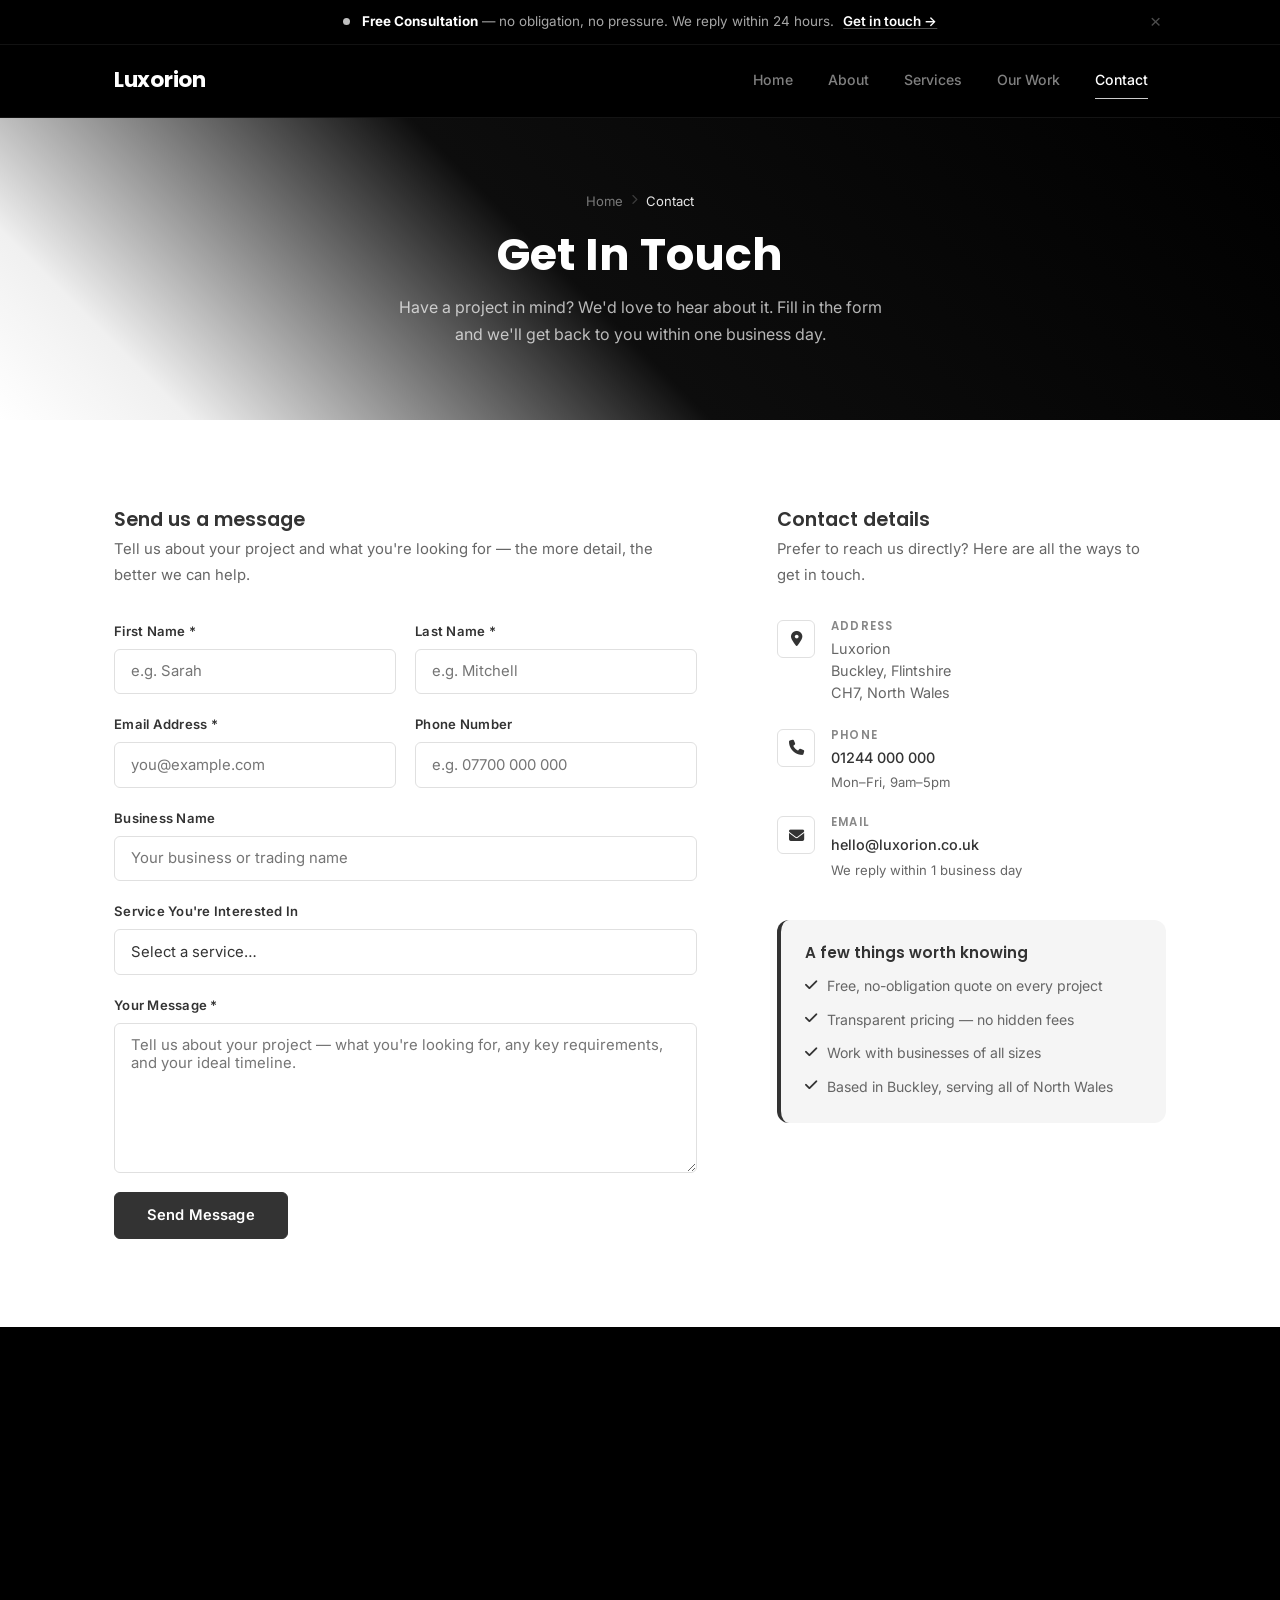
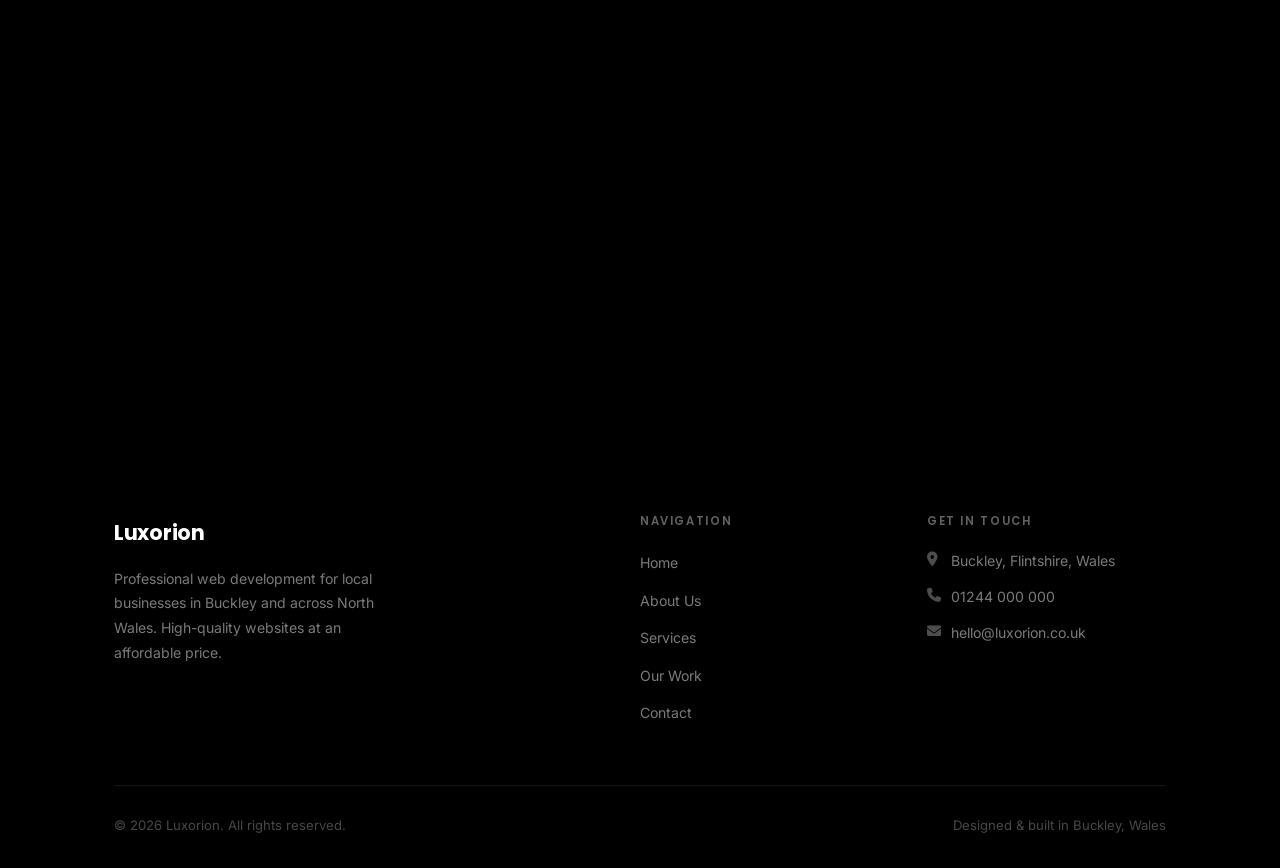
<file: contact.html>
<!DOCTYPE html>
<html lang="en">
<head>
  <meta charset="UTF-8" />
  <meta name="viewport" content="width=device-width, initial-scale=1.0" />
  <title>Contact Us — Luxorion Web Development</title>
  <meta name="description" content="Get in touch with Luxorion for a free, no-obligation web development quote. Based in Buckley, Flintshire, serving businesses across North Wales." />
  <link rel="preconnect" href="https://fonts.googleapis.com" />
  <link rel="preconnect" href="https://fonts.gstatic.com" crossorigin />
  <link href="https://fonts.googleapis.com/css2?family=Inter:wght@400;500;600&family=Poppins:wght@600;700;800&display=swap" rel="stylesheet" />
  <link rel="stylesheet" href="https://cdnjs.cloudflare.com/ajax/libs/font-awesome/6.5.0/css/all.min.css" />
  <link rel="stylesheet" href="styles.css" />
</head>
<body class="page-contact">

  <!-- ── Promo Bar ── -->
  <div class="promo-bar" id="promoBar">
    <div class="promo-inner">
      <span class="promo-pulse"></span>
      <p class="promo-msg" id="promoMsg">
        <strong>Free Consultation</strong> — no obligation, no pressure. We reply within 24 hours.
        <a href="contact.html">Get in touch →</a>
      </p>
      <button class="promo-close" id="promoClose" aria-label="Dismiss banner">&times;</button>
    </div>
  </div>

  <!-- ── Navigation ── -->
  <header class="site-header">
    <div class="nav-inner">
      <a href="index.html" class="nav-logo">Luxor<span>ion</span></a>
      <button class="nav-toggle" aria-label="Toggle navigation menu" aria-expanded="false">
        <i class="fas fa-bars"></i>
      </button>
      <nav class="nav-links" aria-label="Main navigation">
        <a href="index.html">Home</a>
        <a href="about.html">About</a>
        <a href="services.html">Services</a>
        <a href="gallery.html">Our Work</a>
        <a href="contact.html" class="active">Contact</a>
      </nav>
    </div>
  </header>

  <main>

    <!-- ── Page Banner ── -->
    <section class="page-banner">
      <div class="container">
        <nav class="breadcrumb" aria-label="Breadcrumb">
          <a href="index.html">Home</a>
          <i class="fas fa-chevron-right" aria-hidden="true"></i>
          <span>Contact</span>
        </nav>
        <h1>Get In Touch</h1>
        <p>Have a project in mind? We'd love to hear about it. Fill in the form and we'll get back to you within one business day.</p>
      </div>
    </section>

    <!-- ── Contact Section ── -->
    <section class="section contact-section">
      <div class="container">
        <div class="contact-grid">

          <!-- Contact Form -->
          <div class="contact-form-wrap slide-left">
            <h3>Send us a message</h3>
            <p>Tell us about your project and what you're looking for — the more detail, the better we can help.</p>

            <form class="contact-form" id="contactForm" novalidate>

              <div class="form-row">
                <div class="form-group">
                  <label for="firstName">First Name <span style="color: var(--blue);">*</span></label>
                  <input
                    type="text"
                    id="firstName"
                    name="firstName"
                    placeholder="e.g. Sarah"
                    required
                    autocomplete="given-name"
                  />
                </div>
                <div class="form-group">
                  <label for="lastName">Last Name <span style="color: var(--blue);">*</span></label>
                  <input
                    type="text"
                    id="lastName"
                    name="lastName"
                    placeholder="e.g. Mitchell"
                    required
                    autocomplete="family-name"
                  />
                </div>
              </div>

              <div class="form-row">
                <div class="form-group">
                  <label for="email">Email Address <span style="color: var(--blue);">*</span></label>
                  <input
                    type="email"
                    id="email"
                    name="email"
                    placeholder="you@example.com"
                    required
                    autocomplete="email"
                  />
                </div>
                <div class="form-group">
                  <label for="phone">Phone Number</label>
                  <input
                    type="tel"
                    id="phone"
                    name="phone"
                    placeholder="e.g. 07700 000 000"
                    autocomplete="tel"
                  />
                </div>
              </div>

              <div class="form-group">
                <label for="businessName">Business Name</label>
                <input
                  type="text"
                  id="businessName"
                  name="businessName"
                  placeholder="Your business or trading name"
                  autocomplete="organization"
                />
              </div>

              <div class="form-group">
                <label for="service">Service You're Interested In</label>
                <select id="service" name="service">
                  <option value="" disabled selected>Select a service…</option>
                  <option value="website-design">Website Design &amp; Development</option>
                  <option value="ecommerce">E-Commerce Website</option>
                  <option value="seo">SEO Optimisation</option>
                  <option value="maintenance">Website Maintenance &amp; Support</option>
                  <option value="landing-page">Landing Page Design</option>
                  <option value="redesign">Website Redesign &amp; Refresh</option>
                  <option value="other">Not Sure / Something Else</option>
                </select>
              </div>

              <div class="form-group">
                <label for="message">Your Message <span style="color: var(--blue);">*</span></label>
                <textarea
                  id="message"
                  name="message"
                  placeholder="Tell us about your project — what you're looking for, any key requirements, and your ideal timeline."
                  required
                ></textarea>
              </div>

              <button type="submit" class="btn btn-primary" style="align-self: flex-start;">
                Send Message
              </button>

              <div class="form-feedback" id="formFeedback" role="alert">
                <i class="fas fa-check-circle" aria-hidden="true"></i>
                &nbsp; Thank you! We've received your message and will be in touch within one business day.
              </div>

            </form>
          </div>

          <!-- Contact Info Sidebar -->
          <aside class="contact-info-wrap slide-right">
            <h3>Contact details</h3>
            <p>Prefer to reach us directly? Here are all the ways to get in touch.</p>

            <div class="contact-info-items">
              <div class="contact-info-item">
                <div class="contact-info-icon" aria-hidden="true">
                  <i class="fas fa-map-marker-alt"></i>
                </div>
                <div>
                  <h4>Address</h4>
                  <p>Luxorion<br />Buckley, Flintshire<br />CH7, North Wales</p>
                </div>
              </div>

              <div class="contact-info-item">
                <div class="contact-info-icon" aria-hidden="true">
                  <i class="fas fa-phone"></i>
                </div>
                <div>
                  <h4>Phone</h4>
                  <p><a href="tel:01244000000" style="color: var(--blue); font-weight: 500;">01244 000 000</a></p>
                  <p style="font-size: 0.82rem; margin-top: 0.2rem;">Mon–Fri, 9am–5pm</p>
                </div>
              </div>

              <div class="contact-info-item">
                <div class="contact-info-icon" aria-hidden="true">
                  <i class="fas fa-envelope"></i>
                </div>
                <div>
                  <h4>Email</h4>
                  <p><a href="mailto:hello@luxorion.co.uk" style="color: var(--blue); font-weight: 500;">hello@luxorion.co.uk</a></p>
                  <p style="font-size: 0.82rem; margin-top: 0.2rem;">We reply within 1 business day</p>
                </div>
              </div>
            </div>

            <!-- Quick facts box -->
            <div style="
              background: var(--light);
              border-radius: 12px;
              padding: 1.5rem;
              border-left: 4px solid var(--blue);
            ">
              <h4 style="margin-bottom: 0.75rem; color: var(--navy);">A few things worth knowing</h4>
              <ul style="display: flex; flex-direction: column; gap: 0.6rem;">
                <li style="display: flex; align-items: flex-start; gap: 0.6rem; font-size: 0.88rem; color: var(--text-body);">
                  <i class="fas fa-check" style="color: var(--blue); margin-top: 0.2rem; flex-shrink: 0;" aria-hidden="true"></i>
                  Free, no-obligation quote on every project
                </li>
                <li style="display: flex; align-items: flex-start; gap: 0.6rem; font-size: 0.88rem; color: var(--text-body);">
                  <i class="fas fa-check" style="color: var(--blue); margin-top: 0.2rem; flex-shrink: 0;" aria-hidden="true"></i>
                  Transparent pricing — no hidden fees
                </li>
                <li style="display: flex; align-items: flex-start; gap: 0.6rem; font-size: 0.88rem; color: var(--text-body);">
                  <i class="fas fa-check" style="color: var(--blue); margin-top: 0.2rem; flex-shrink: 0;" aria-hidden="true"></i>
                  Work with businesses of all sizes
                </li>
                <li style="display: flex; align-items: flex-start; gap: 0.6rem; font-size: 0.88rem; color: var(--text-body);">
                  <i class="fas fa-check" style="color: var(--blue); margin-top: 0.2rem; flex-shrink: 0;" aria-hidden="true"></i>
                  Based in Buckley, serving all of North Wales
                </li>
              </ul>
            </div>
          </aside>

        </div>
      </div>
    </section>

    <!-- ── Map Section ── -->
    <section class="map-section">
      <div class="container">
        <div class="section-header fade-in" style="margin-bottom: 2rem;">
          <span class="eyebrow">Find Us</span>
          <h2>We're based in Buckley</h2>
          <p>Located in the heart of Flintshire, conveniently placed for clients across North East Wales and the Chester area.</p>
        </div>
        <div class="map-wrapper fade-in">
          <!-- Google Maps embed for Buckley, Flintshire -->
          <iframe
            src="https://www.google.com/maps/embed?pb=!1m18!1m12!1m3!1d19368.45!2d-3.0885!3d53.1736!2m3!1f0!2f0!3f0!3m2!1i1024!2i768!4f13.1!3m3!1m2!1s0x48771dc1a93d1b5b%3A0x630f6e9b1b4e4b4e!2sBuckley%2C%20Flintshire!5e0!3m2!1sen!2suk!4v1699000000000!5m2!1sen!2suk"
            width="100%"
            height="420"
            style="border: none; display: block;"
            allowfullscreen=""
            loading="lazy"
            referrerpolicy="no-referrer-when-downgrade"
            title="Map showing Luxorion's location in Buckley, Flintshire"
          ></iframe>
        </div>
      </div>
    </section>

  </main>

  <!-- ── Footer ── -->
  <footer class="site-footer">
    <div class="container">
      <div class="footer-grid">
        <div class="footer-brand">
          <a href="index.html" class="nav-logo">Luxor<span>ion</span></a>
          <p>Professional web development for local businesses in Buckley and across North Wales. High-quality websites at an affordable price.</p>
        </div>

        <div class="footer-col">
          <h4>Navigation</h4>
          <ul>
            <li><a href="index.html">Home</a></li>
            <li><a href="about.html">About Us</a></li>
            <li><a href="services.html">Services</a></li>
            <li><a href="gallery.html">Our Work</a></li>
            <li><a href="contact.html">Contact</a></li>
          </ul>
        </div>

        <div class="footer-col">
          <h4>Get In Touch</h4>
          <p class="footer-contact-item">
            <i class="fas fa-map-marker-alt" aria-hidden="true"></i>
            Buckley, Flintshire, Wales
          </p>
          <p class="footer-contact-item">
            <i class="fas fa-phone" aria-hidden="true"></i>
            01244 000 000
          </p>
          <p class="footer-contact-item">
            <i class="fas fa-envelope" aria-hidden="true"></i>
            hello@luxorion.co.uk
          </p>
        </div>
      </div>

      <div class="footer-bottom">
        <p>&copy; 2026 Luxorion. All rights reserved.</p>
        <p>Designed &amp; built in Buckley, Wales</p>
      </div>
    </div>
  </footer>

  <script src="main.js"></script>
</body>
</html>
</file>
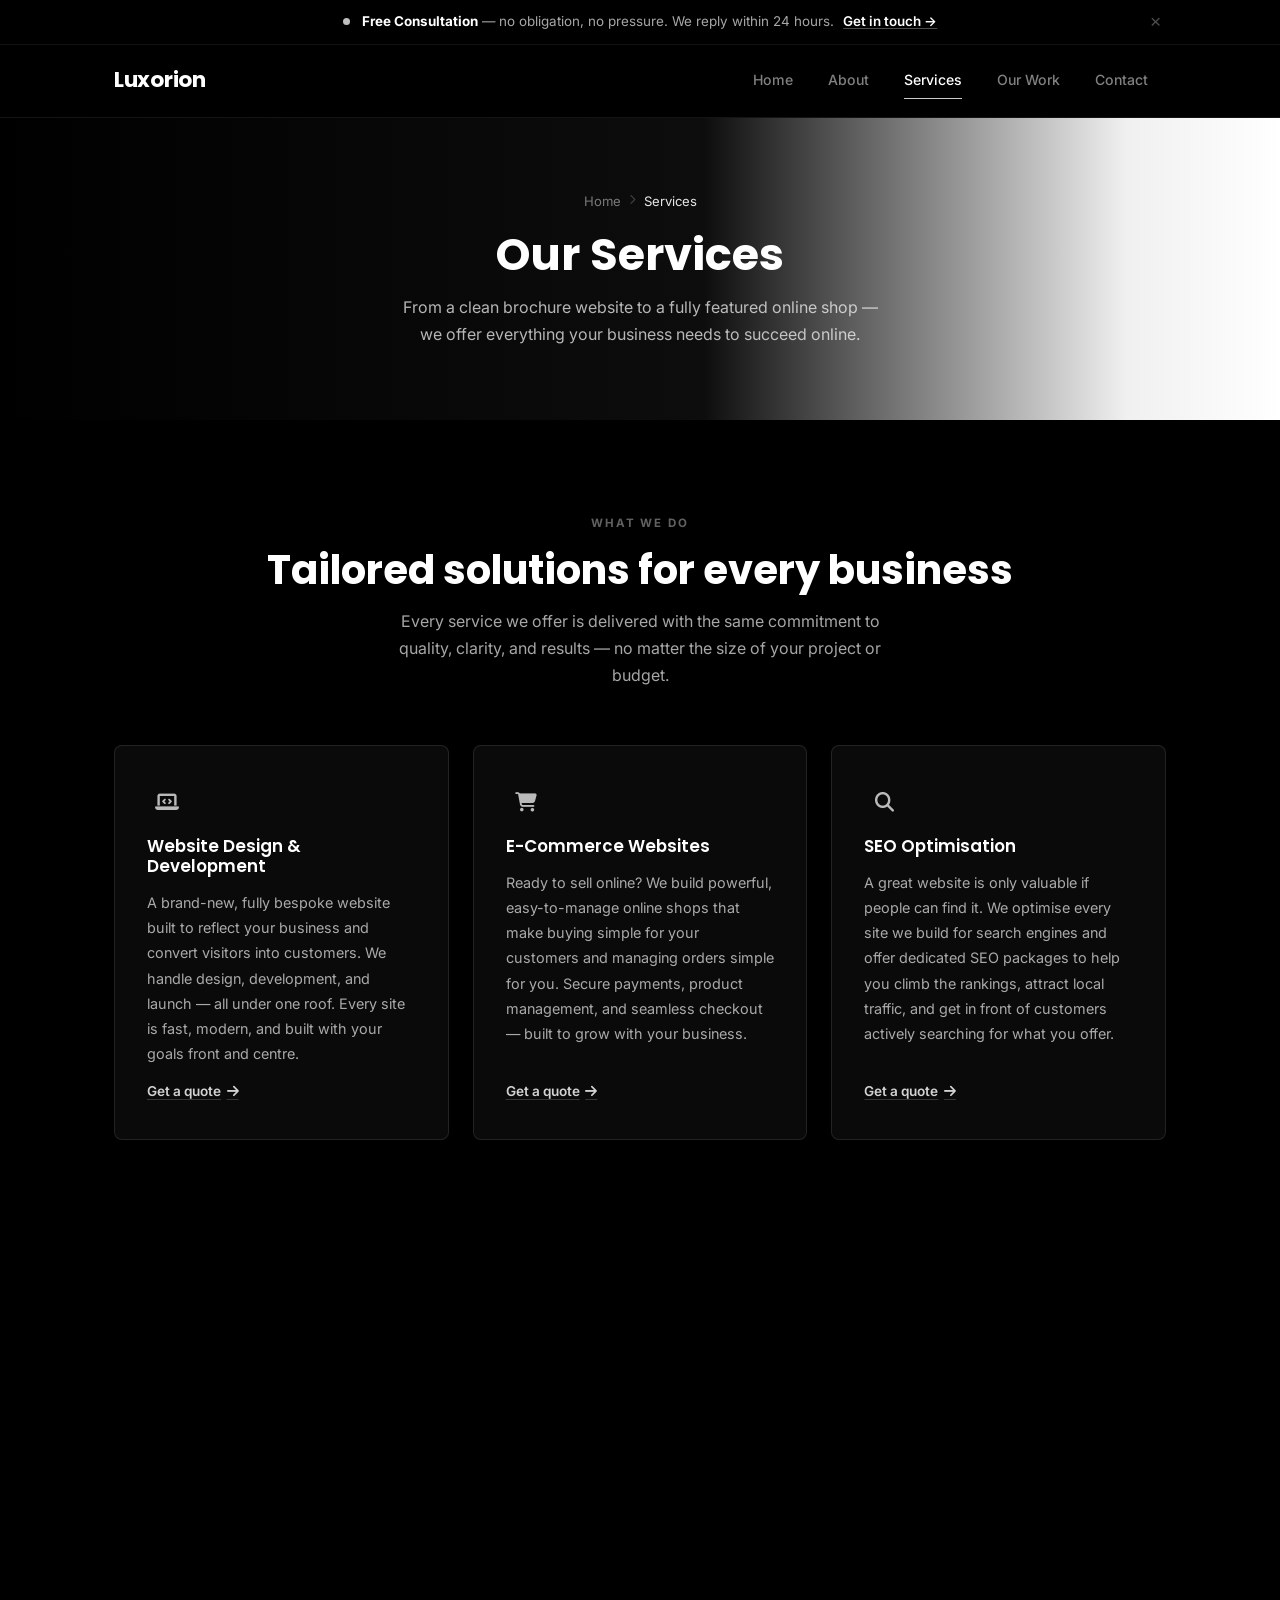
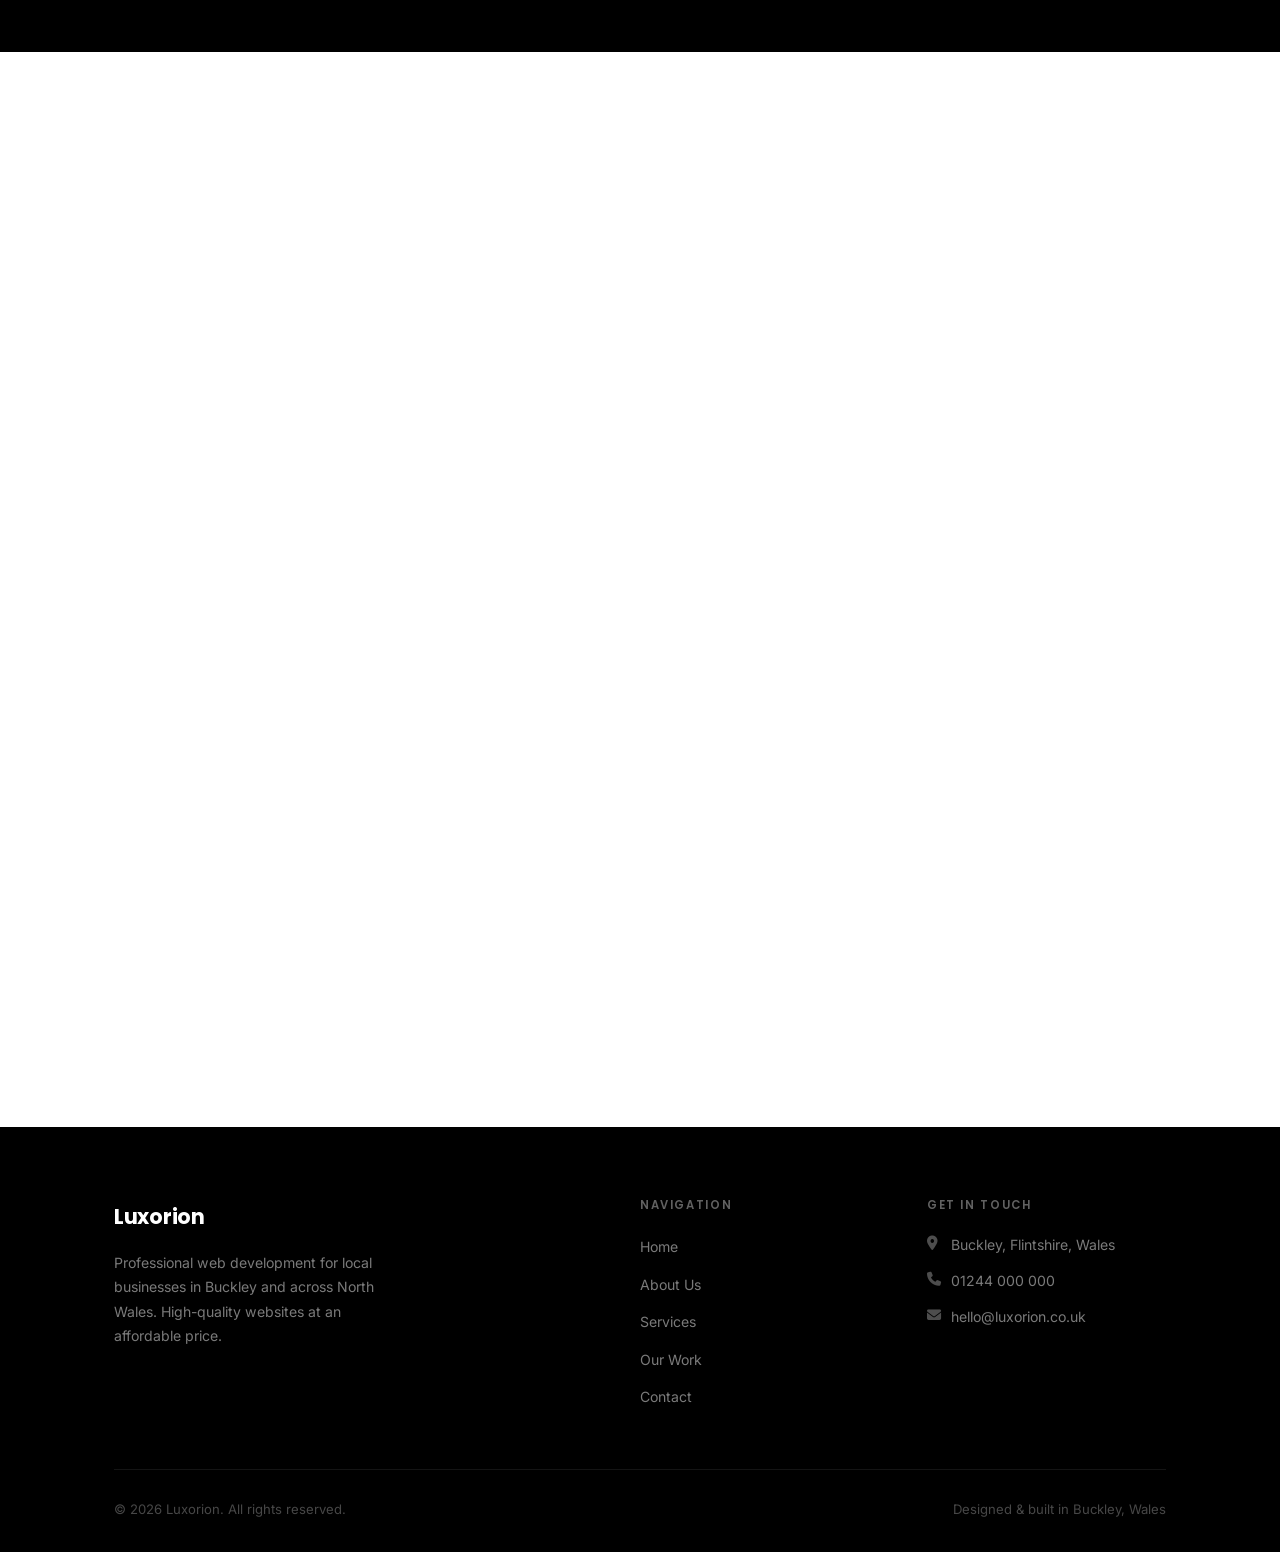
<file: services.html>
<!DOCTYPE html>
<html lang="en">
<head>
  <meta charset="UTF-8" />
  <meta name="viewport" content="width=device-width, initial-scale=1.0" />
  <title>Services — Luxorion Web Development</title>
  <meta name="description" content="Explore Luxorion's web development services — from bespoke website design to e-commerce, SEO, landing pages, and ongoing maintenance." />
  <link rel="preconnect" href="https://fonts.googleapis.com" />
  <link rel="preconnect" href="https://fonts.gstatic.com" crossorigin />
  <link href="https://fonts.googleapis.com/css2?family=Inter:wght@400;500;600&family=Poppins:wght@600;700;800&display=swap" rel="stylesheet" />
  <link rel="stylesheet" href="https://cdnjs.cloudflare.com/ajax/libs/font-awesome/6.5.0/css/all.min.css" />
  <link rel="stylesheet" href="styles.css" />
</head>
<body class="page-services">

  <!-- ── Promo Bar ── -->
  <div class="promo-bar" id="promoBar">
    <div class="promo-inner">
      <span class="promo-pulse"></span>
      <p class="promo-msg" id="promoMsg">
        <strong>Free Consultation</strong> — no obligation, no pressure. We reply within 24 hours.
        <a href="contact.html">Get in touch →</a>
      </p>
      <button class="promo-close" id="promoClose" aria-label="Dismiss banner">&times;</button>
    </div>
  </div>

  <!-- ── Navigation ── -->
  <header class="site-header">
    <div class="nav-inner">
      <a href="index.html" class="nav-logo">Luxor<span>ion</span></a>
      <button class="nav-toggle" aria-label="Toggle navigation menu" aria-expanded="false">
        <i class="fas fa-bars"></i>
      </button>
      <nav class="nav-links" aria-label="Main navigation">
        <a href="index.html">Home</a>
        <a href="about.html">About</a>
        <a href="services.html" class="active">Services</a>
        <a href="gallery.html">Our Work</a>
        <a href="contact.html">Contact</a>
      </nav>
    </div>
  </header>

  <main>

    <!-- ── Page Banner ── -->
    <section class="page-banner">
      <div class="container">
        <nav class="breadcrumb" aria-label="Breadcrumb">
          <a href="index.html">Home</a>
          <i class="fas fa-chevron-right" aria-hidden="true"></i>
          <span>Services</span>
        </nav>
        <h1>Our Services</h1>
        <p>From a clean brochure website to a fully featured online shop — we offer everything your business needs to succeed online.</p>
      </div>
    </section>

    <!-- ── Services Grid ── -->
    <section class="section section-dark">
      <div class="container">
        <div class="section-header fade-in">
          <span class="eyebrow">What We Do</span>
          <h2>Tailored solutions for every business</h2>
          <p>Every service we offer is delivered with the same commitment to quality, clarity, and results — no matter the size of your project or budget.</p>
        </div>

        <div class="services-grid stagger-children">

          <!-- Service 1 -->
          <article class="service-card fade-in">
            <div class="service-icon" aria-hidden="true">
              <i class="fas fa-laptop-code"></i>
            </div>
            <h3>Website Design &amp; Development</h3>
            <p>A brand-new, fully bespoke website built to reflect your business and convert visitors into customers. We handle design, development, and launch — all under one roof. Every site is fast, modern, and built with your goals front and centre.</p>
            <a href="contact.html" class="service-link">
              Get a quote <i class="fas fa-arrow-right" aria-hidden="true"></i>
            </a>
          </article>

          <!-- Service 2 -->
          <article class="service-card fade-in">
            <div class="service-icon" aria-hidden="true">
              <i class="fas fa-shopping-cart"></i>
            </div>
            <h3>E-Commerce Websites</h3>
            <p>Ready to sell online? We build powerful, easy-to-manage online shops that make buying simple for your customers and managing orders simple for you. Secure payments, product management, and seamless checkout — built to grow with your business.</p>
            <a href="contact.html" class="service-link">
              Get a quote <i class="fas fa-arrow-right" aria-hidden="true"></i>
            </a>
          </article>

          <!-- Service 3 -->
          <article class="service-card fade-in">
            <div class="service-icon" aria-hidden="true">
              <i class="fas fa-search"></i>
            </div>
            <h3>SEO Optimisation</h3>
            <p>A great website is only valuable if people can find it. We optimise every site we build for search engines and offer dedicated SEO packages to help you climb the rankings, attract local traffic, and get in front of customers actively searching for what you offer.</p>
            <a href="contact.html" class="service-link">
              Get a quote <i class="fas fa-arrow-right" aria-hidden="true"></i>
            </a>
          </article>

          <!-- Service 4 -->
          <article class="service-card fade-in">
            <div class="service-icon" aria-hidden="true">
              <i class="fas fa-tools"></i>
            </div>
            <h3>Website Maintenance &amp; Support</h3>
            <p>Keep your website secure, fast, and up to date with a Luxorion maintenance plan. We handle software updates, security patches, regular backups, and content changes — so you can focus on running your business, not worrying about your website.</p>
            <a href="contact.html" class="service-link">
              Get a quote <i class="fas fa-arrow-right" aria-hidden="true"></i>
            </a>
          </article>

          <!-- Service 5 -->
          <article class="service-card fade-in">
            <div class="service-icon" aria-hidden="true">
              <i class="fas fa-bullseye"></i>
            </div>
            <h3>Landing Page Design</h3>
            <p>Need to promote a specific product, campaign, or event? A well-crafted landing page focuses attention and drives action. We design high-converting landing pages that are fast to launch, easy to track, and built around a single clear goal.</p>
            <a href="contact.html" class="service-link">
              Get a quote <i class="fas fa-arrow-right" aria-hidden="true"></i>
            </a>
          </article>

          <!-- Service 6 -->
          <article class="service-card fade-in">
            <div class="service-icon" aria-hidden="true">
              <i class="fas fa-sync-alt"></i>
            </div>
            <h3>Website Redesign &amp; Refresh</h3>
            <p>Got an existing website that's looking dated or just isn't performing? We'll audit what you have, identify what's holding it back, and redesign it from the ground up — preserving your SEO value and brand identity while giving your online presence a modern, professional upgrade.</p>
            <a href="contact.html" class="service-link">
              Get a quote <i class="fas fa-arrow-right" aria-hidden="true"></i>
            </a>
          </article>

        </div>
      </div>
    </section>

    <!-- ── Process Section ── -->
    <section class="section">
      <div class="container">
        <div class="section-header fade-in">
          <span class="eyebrow">How It Works</span>
          <h2>Our simple 4-step process</h2>
          <p>We keep things straightforward so you always know what's happening and what comes next.</p>
        </div>

        <div class="highlights-grid stagger-children">
          <article class="highlight-card fade-in">
            <div class="highlight-icon" aria-hidden="true">
              <i class="fas fa-comments"></i>
            </div>
            <h3>1. Discovery Call</h3>
            <p>We start with a free conversation to understand your business, your goals, and what you need from your website. No pressure, no commitment.</p>
          </article>

          <article class="highlight-card fade-in">
            <div class="highlight-icon" aria-hidden="true">
              <i class="fas fa-drafting-compass"></i>
            </div>
            <h3>2. Design &amp; Plan</h3>
            <p>We put together a tailored proposal and design concept for your approval — so you know exactly what you're getting before any development begins.</p>
          </article>

          <article class="highlight-card fade-in">
            <div class="highlight-icon" aria-hidden="true">
              <i class="fas fa-code"></i>
            </div>
            <h3>3. Build &amp; Review</h3>
            <p>We build your site and share it with you for feedback. We refine until you're completely satisfied — your approval is the only sign-off that matters.</p>
          </article>
        </div>
      </div>
    </section>

    <!-- ── Services CTA ── -->
    <section class="services-cta fade-in">
      <div class="container">
        <h2>Ready to get started?</h2>
        <p>Contact us today for a free quote and a no-obligation chat about your project. We'd love to help.</p>
        <a href="contact.html" class="btn btn-primary">Contact Us Today</a>
      </div>
    </section>

  </main>

  <!-- ── Footer ── -->
  <footer class="site-footer">
    <div class="container">
      <div class="footer-grid">
        <div class="footer-brand">
          <a href="index.html" class="nav-logo">Luxor<span>ion</span></a>
          <p>Professional web development for local businesses in Buckley and across North Wales. High-quality websites at an affordable price.</p>
        </div>

        <div class="footer-col">
          <h4>Navigation</h4>
          <ul>
            <li><a href="index.html">Home</a></li>
            <li><a href="about.html">About Us</a></li>
            <li><a href="services.html">Services</a></li>
            <li><a href="gallery.html">Our Work</a></li>
            <li><a href="contact.html">Contact</a></li>
          </ul>
        </div>

        <div class="footer-col">
          <h4>Get In Touch</h4>
          <p class="footer-contact-item">
            <i class="fas fa-map-marker-alt" aria-hidden="true"></i>
            Buckley, Flintshire, Wales
          </p>
          <p class="footer-contact-item">
            <i class="fas fa-phone" aria-hidden="true"></i>
            01244 000 000
          </p>
          <p class="footer-contact-item">
            <i class="fas fa-envelope" aria-hidden="true"></i>
            hello@luxorion.co.uk
          </p>
        </div>
      </div>

      <div class="footer-bottom">
        <p>&copy; 2026 Luxorion. All rights reserved.</p>
        <p>Designed &amp; built in Buckley, Wales</p>
      </div>
    </div>
  </footer>

  <script src="main.js"></script>
</body>
</html>
</file>
<file: styles.css>
/* ============================================
   Luxorion — Shared Stylesheet
   Palette: Black / White / Grey — Minimal
   ============================================ */

/* ── Reset ── */
*, *::before, *::after {
  box-sizing: border-box;
  margin: 0;
  padding: 0;
}

/* ── Variables ── */
:root {
  --navy:       #333333;
  --blue:       #333333;
  --light:      #f5f5f5;   /* off-white section backgrounds  */
  --silver:     #888888;   /* muted/secondary text            */
  --white:      #ffffff;   /* primary background — white      */
  --text-dark:  #333333;   /* primary text — charcoal         */
  --text-body:  #666666;   /* body text — mid-gray            */
  --blue-dark:  #1a1a1a;   /* button hover                   */
  --border:     #e0e0e0;   /* borders — light gray            */
  --shadow-sm:  rgba(0, 0, 0, 0.05);
  --shadow-md:  rgba(0, 0, 0, 0.10);
  --transition: 0.22s ease;
}

html {
  scroll-behavior: smooth;
}

body {
  font-family: 'Inter', sans-serif;
  color: var(--text-dark);
  background: var(--white);
  line-height: 1.7;
  font-size: 16px;
}

img {
  max-width: 100%;
  height: auto;
  display: block;
}

a {
  color: inherit;
  text-decoration: none;
}

ul {
  list-style: none;
}

/* ── Typography ── */
h1, h2, h3, h4 {
  font-family: 'Poppins', sans-serif;
  line-height: 1.2;
  color: var(--text-dark);
}

h1 { font-size: clamp(2.2rem, 5vw, 3.5rem); font-weight: 700; }
h2 { font-size: clamp(1.8rem, 4vw, 2.5rem); font-weight: 700; }
h3 { font-size: 1.2rem; font-weight: 600; }
h4 { font-size: 0.95rem; font-weight: 600; }

p { color: var(--text-body); }


/* ════════════════════════════
   BUTTONS
════════════════════════════ */
.btn {
  display: inline-block;
  padding: 0.85rem 2rem;
  border-radius: 6px;
  font-family: 'Inter', sans-serif;
  font-size: 0.92rem;
  font-weight: 600;
  cursor: pointer;
  transition: all var(--transition);
  border: 1.5px solid transparent;
  text-decoration: none;
  white-space: nowrap;
  letter-spacing: 0.01em;
}

.btn-primary {
  background: var(--text-dark);
  color: var(--white);
  border-color: var(--text-dark);
}
.btn-primary:hover {
  background: #1a1a1a;
  border-color: #1a1a1a;
  transform: translateY(-1px);
}

.btn-outline {
  background: transparent;
  color: var(--text-dark);
  border-color: var(--text-dark);
}
.btn-outline:hover {
  background: var(--text-dark);
  color: var(--white);
  border-color: var(--text-dark);
  transform: translateY(-1px);
}

.btn-outline-navy {
  background: transparent;
  color: var(--text-dark);
  border-color: var(--text-dark);
}
.btn-outline-navy:hover {
  background: var(--text-dark);
  color: var(--white);
  transform: translateY(-1px);
}


/* ════════════════════════════
   LAYOUT UTILITIES
════════════════════════════ */
.container {
  max-width: 1100px;
  margin: 0 auto;
  padding: 0 1.5rem;
}

.section {
  padding: 5.5rem 0;
}

.section-header {
  text-align: center;
  margin-bottom: 3.5rem;
}

.section-header .eyebrow,
.eyebrow {
  display: inline-block;
  font-size: 0.72rem;
  font-weight: 700;
  letter-spacing: 0.16em;
  text-transform: uppercase;
  color: var(--silver);
  margin-bottom: 0.75rem;
}

.section-header h2 {
  margin-bottom: 0.9rem;
}

.section-header p {
  max-width: 520px;
  margin: 0 auto;
  font-size: 1rem;
}


/* ════════════════════════════
   NAVIGATION
════════════════════════════ */
.site-header {
  position: sticky;
  top: 0;
  z-index: 1000;
  background: #000;
  border-bottom: 1px solid rgba(255,255,255,0.08);
}

.nav-inner {
  display: flex;
  align-items: center;
  justify-content: space-between;
  padding: 1.1rem 1.5rem;
  max-width: 1100px;
  margin: 0 auto;
  position: relative;
}

.nav-logo {
  font-family: 'Poppins', sans-serif;
  font-size: 1.35rem;
  font-weight: 700;
  color: var(--text-dark);
  text-decoration: none;
  letter-spacing: -0.3px;
}

/* Remove the blue span tint on the logo */
.nav-logo span {
  color: var(--text-dark);
}

.nav-links {
  display: flex;
  align-items: center;
  gap: 0;
}

.nav-links a {
  color: var(--silver);
  font-size: 0.88rem;
  font-weight: 500;
  text-decoration: none;
  transition: color var(--transition);
  padding: 0.35rem 0;
  margin: 0 1.1rem;
  border-bottom: 1.5px solid transparent;
}

.nav-links a:hover,
.nav-links a.active {
  color: var(--text-dark);
  border-bottom-color: var(--text-dark);
}

.nav-toggle {
  display: none;
  background: none;
  border: none;
  color: var(--text-dark);
  font-size: 1.3rem;
  cursor: pointer;
  padding: 0.25rem;
  line-height: 1;
}


/* ════════════════════════════
   FOOTER
════════════════════════════ */
.site-footer {
  background: #000;
  border-top: none;
  padding: 4.5rem 0 2rem;
}

.footer-grid {
  display: grid;
  grid-template-columns: 2fr 1fr 1fr;
  gap: 3rem;
  margin-bottom: 3rem;
}

.footer-brand .nav-logo {
  font-size: 1.3rem;
  display: inline-block;
  margin-bottom: 1rem;
  color: var(--text-dark);
}

.footer-brand .nav-logo span {
  color: var(--text-dark);
}

.footer-brand p {
  font-size: 0.88rem;
  line-height: 1.75;
  max-width: 280px;
  color: var(--text-body);
}

.footer-col h4 {
  color: var(--text-dark);
  font-family: 'Poppins', sans-serif;
  font-size: 0.72rem;
  font-weight: 600;
  text-transform: uppercase;
  letter-spacing: 0.14em;
  margin-bottom: 1.25rem;
}

.footer-col ul li {
  margin-bottom: 0.65rem;
}

.footer-col ul li a {
  color: var(--silver);
  font-size: 0.88rem;
  text-decoration: none;
  transition: color var(--transition);
}

.footer-col ul li a:hover {
  color: var(--text-dark);
}

.footer-contact-item {
  display: flex;
  align-items: flex-start;
  gap: 0.65rem;
  margin-bottom: 0.75rem;
  color: var(--text-body);
  font-size: 0.88rem;
}

.footer-contact-item i {
  color: var(--silver);
  margin-top: 0.2rem;
  flex-shrink: 0;
  width: 14px;
}

.footer-bottom {
  border-top: 1px solid var(--border);
  padding-top: 1.75rem;
  display: flex;
  align-items: center;
  justify-content: space-between;
  flex-wrap: wrap;
  gap: 0.75rem;
}

.footer-bottom p {
  font-size: 0.82rem;
  color: var(--silver);
  margin: 0;
}


/* ════════════════════════════
   PROMO ANNOUNCEMENT BAR
════════════════════════════ */
.promo-bar {
  background: #000;
  color: rgba(255,255,255,0.75);
  border-bottom: 1px solid rgba(255,255,255,0.07);
  padding: 0.65rem 0;
  position: relative;
  overflow: hidden;
  transition: max-height 0.3s ease, padding 0.3s ease, opacity 0.3s ease;
  max-height: 60px;
}

.promo-bar.promo-hide {
  max-height: 0;
  padding: 0;
  opacity: 0;
}

.promo-inner {
  display: flex;
  align-items: center;
  justify-content: center;
  gap: 0.75rem;
  padding: 0 1.5rem;
  max-width: 1100px;
  margin: 0 auto;
  position: relative;
}

.promo-pulse {
  width: 7px;
  height: 7px;
  border-radius: 50%;
  background: var(--text-dark);
  flex-shrink: 0;
  animation: pulse 1.8s ease infinite;
}

@keyframes pulse {
  0%, 100% { opacity: 1;   transform: scale(1); }
  50%       { opacity: 0.4; transform: scale(1.4); }
}

.promo-msg {
  font-size: 0.84rem;
  color: var(--text-body);
  text-align: center;
  transition: opacity 0.4s ease;
}

.promo-msg strong {
  color: var(--text-dark);
}

.promo-msg a {
  color: var(--text-dark);
  font-weight: 600;
  text-decoration: underline;
  text-underline-offset: 2px;
  margin-left: 0.35rem;
  white-space: nowrap;
}

.promo-msg a:hover {
  opacity: 0.65;
}

.promo-close {
  position: absolute;
  right: 1.5rem;
  background: none;
  border: none;
  color: var(--silver);
  font-size: 1.2rem;
  cursor: pointer;
  line-height: 1;
  padding: 0.1rem 0.3rem;
  transition: color var(--transition);
}

.promo-close:hover {
  color: var(--text-dark);
}


/* ════════════════════════════
   STATS STRIP
════════════════════════════ */
.stats-strip {
  background: linear-gradient(to bottom, #000 0%, #000 70%, #ffffff 100%);
  border-top: none;
  border-bottom: none;
  padding: 2.75rem 0;
}

.stats-grid {
  display: grid;
  grid-template-columns: repeat(4, 1fr);
  gap: 1rem;
  text-align: center;
}

.stat-item {
  padding: 1rem;
}

.stat-value {
  display: flex;
  align-items: baseline;
  justify-content: center;
  gap: 0.1rem;
  margin-bottom: 0.35rem;
}

.stat-number {
  font-family: 'Poppins', sans-serif;
  font-size: 2.6rem;
  font-weight: 800;
  color: var(--text-dark);
  line-height: 1;
}

.stat-suffix {
  font-family: 'Poppins', sans-serif;
  font-size: 1.4rem;
  font-weight: 700;
  color: var(--text-dark);
  line-height: 1;
}

.stat-item p {
  font-size: 0.8rem;
  font-weight: 500;
  text-transform: uppercase;
  letter-spacing: 0.1em;
  color: var(--silver);
}


/* ════════════════════════════
   SCROLL ANIMATIONS
════════════════════════════ */

/* Fade up (default) */
.fade-in {
  opacity: 0;
  transform: translateY(24px);
  transition: opacity 0.65s ease, transform 0.65s ease;
}

.fade-in.visible {
  opacity: 1;
  transform: translateY(0);
}

/* Slide in from left */
.slide-left {
  opacity: 0;
  transform: translateX(-40px);
  transition: opacity 0.7s ease, transform 0.7s ease;
}

.slide-left.visible {
  opacity: 1;
  transform: translateX(0);
}

/* Slide in from right */
.slide-right {
  opacity: 0;
  transform: translateX(40px);
  transition: opacity 0.7s ease, transform 0.7s ease;
}

.slide-right.visible {
  opacity: 1;
  transform: translateX(0);
}

/* Scale in */
.scale-in {
  opacity: 0;
  transform: scale(0.94);
  transition: opacity 0.6s ease, transform 0.6s ease;
}

.scale-in.visible {
  opacity: 1;
  transform: scale(1);
}

/* Hero entrance — CSS animation on page load (no scroll needed) */
@keyframes fadeUp {
  from { opacity: 0; transform: translateY(22px); }
  to   { opacity: 1; transform: translateY(0); }
}

.hero-anim-1 { animation: fadeUp 0.65s ease 0.1s both; }
.hero-anim-2 { animation: fadeUp 0.65s ease 0.3s both; }
.hero-anim-3 { animation: fadeUp 0.65s ease 0.5s both; }
.hero-anim-4 { animation: fadeUp 0.65s ease 0.65s both; }


/* ════════════════════════════
   HOME — HERO
════════════════════════════ */
.hero {
  background: #000000;
  border-bottom: none;
  padding: 7rem 0 6rem;
  text-align: center;
  position: relative;
  overflow: hidden;
}

#moleculeCanvas {
  position: absolute;
  top: 0;
  left: 0;
  width: 100%;
  height: 100%;
  pointer-events: none;
}

.hero .container {
  position: relative;
  z-index: 1;
}

.hero-content {
  max-width: 720px;
  margin: 0 auto;
}

.hero .eyebrow {
  color: rgba(255, 255, 255, 0.55);
  background: transparent;
  border: none;
  padding: 0;
  margin-bottom: 1.5rem;
  letter-spacing: 0.18em;
}

.hero h1 {
  color: #ffffff;
  font-size: clamp(2.6rem, 6vw, 4rem);
  margin-bottom: 1.5rem;
  letter-spacing: -1.5px;
  font-weight: 800;
}

.hero p {
  color: rgba(255, 255, 255, 0.78);
  font-size: 1.05rem;
  max-width: 560px;
  margin: 0 auto 2.5rem;
}

.hero .btn-primary {
  background: #ffffff;
  color: #0a0a0a;
  border-color: #ffffff;
}
.hero .btn-primary:hover {
  background: rgba(255, 255, 255, 0.88);
  border-color: rgba(255, 255, 255, 0.88);
  transform: translateY(-1px);
}

.hero .btn-outline {
  color: #ffffff;
  border-color: rgba(255, 255, 255, 0.55);
}
.hero .btn-outline:hover {
  background: #ffffff;
  color: #0a0a0a;
  border-color: #ffffff;
}

.hero-actions {
  display: flex;
  gap: 1rem;
  justify-content: center;
  flex-wrap: wrap;
}


/* ════════════════════════════
   HOME — HIGHLIGHTS
════════════════════════════ */
.highlights-section {
  background: var(--white);
}

.highlights-grid {
  display: grid;
  grid-template-columns: repeat(3, 1fr);
  gap: 2rem;
}

.highlight-card {
  padding: 2.5rem 2rem;
  border: 1px solid var(--border);
  border-radius: 8px;
  text-align: left;
  transition: border-color var(--transition), box-shadow var(--transition);
}

.highlight-card:hover {
  border-color: #aaaaaa;
  box-shadow: 0 4px 16px var(--shadow-sm);
}

.highlight-icon {
  width: 44px;
  height: 44px;
  display: flex;
  align-items: center;
  justify-content: center;
  margin-bottom: 1.5rem;
  font-size: 1.25rem;
  color: var(--text-dark);
}

.highlight-card h3 {
  margin-bottom: 0.6rem;
  font-size: 1.05rem;
}

.highlight-card p {
  font-size: 0.92rem;
  line-height: 1.75;
}


/* ════════════════════════════
   HOME — TESTIMONIALS
════════════════════════════ */
.testimonials-section {
  background: #000;
}

.testimonials-grid {
  display: grid;
  grid-template-columns: repeat(3, 1fr);
  gap: 2rem;
}

.testimonial-card {
  background: var(--white);
  border: 1px solid var(--border);
  border-radius: 8px;
  padding: 2rem;
  display: flex;
  flex-direction: column;
  gap: 1rem;
  transition: border-color var(--transition);
}

.testimonial-card:hover {
  border-color: #aaaaaa;
}

.stars {
  color: var(--text-dark);
  font-size: 0.8rem;
  display: flex;
  gap: 0.2rem;
  opacity: 0.6;
}

.testimonial-card p {
  font-size: 0.93rem;
  line-height: 1.75;
  font-style: italic;
  flex: 1;
}

.testimonial-author strong {
  display: block;
  color: var(--text-dark);
  font-family: 'Poppins', sans-serif;
  font-size: 0.9rem;
}

.testimonial-author span {
  font-size: 0.8rem;
  color: var(--silver);
}


/* ════════════════════════════
   HOME — CTA BANNER
════════════════════════════ */
.cta-banner {
  background: #000;
  border-top: none;
  border-bottom: none;
  padding: 5.5rem 0;
  text-align: center;
}

.cta-banner h2 {
  color: #fff;
  margin-bottom: 1rem;
}

.cta-banner p {
  color: rgba(255,255,255,0.7);
  font-size: 1rem;
  max-width: 460px;
  margin: 0 auto 2rem;
}

.cta-banner .btn-primary {
  background: #fff;
  color: #000;
  border-color: #fff;
}

.cta-banner .btn-primary:hover {
  background: rgba(255,255,255,0.88);
  border-color: rgba(255,255,255,0.88);
}


/* ════════════════════════════
   PAGE BANNER (inner pages)
════════════════════════════ */
.page-banner {
  background: linear-gradient(to bottom, #000 0%, #0a0a0a 60%, #f0f0f0 90%, #fff 100%);
  border-bottom: none;
  padding: 4.5rem 0;
  text-align: center;
}

.page-banner h1 {
  color: #fff;
  font-size: clamp(2rem, 4vw, 2.8rem);
  margin-bottom: 0.75rem;
}

.page-banner p {
  color: rgba(255,255,255,0.7);
  font-size: 1rem;
  max-width: 500px;
  margin: 0 auto;
}

.breadcrumb {
  display: flex;
  align-items: center;
  justify-content: center;
  gap: 0.5rem;
  margin-bottom: 1rem;
  font-size: 0.82rem;
}

.breadcrumb a {
  color: rgba(255,255,255,0.45);
  text-decoration: none;
  transition: color var(--transition);
}

.breadcrumb a:hover {
  color: #fff;
}

.breadcrumb span {
  color: rgba(255,255,255,0.9);
}

.breadcrumb i {
  color: rgba(255,255,255,0.2);
  font-size: 0.65rem;
}


/* ════════════════════════════
   ABOUT PAGE
════════════════════════════ */
.about-story {
  background: var(--white);
}

.about-grid {
  display: grid;
  grid-template-columns: 1fr 1fr;
  gap: 4.5rem;
  align-items: center;
}

.about-image {
  border-radius: 8px;
  overflow: hidden;
}

.about-image img {
  width: 100%;
  height: 420px;
  object-fit: cover;
  filter: grayscale(100%);
}

.about-text .eyebrow {
  display: block;
  margin-bottom: 0.75rem;
}

.about-text h2 {
  margin-bottom: 1.25rem;
}

.about-text p {
  margin-bottom: 1rem;
  font-size: 0.97rem;
}

/* Why Choose Us */
.why-us {
  background: #000;
}

.why-us-grid {
  display: grid;
  grid-template-columns: repeat(2, 1fr);
  gap: 1.5rem;
}

.why-card {
  background: var(--white);
  border: 1px solid var(--border);
  border-radius: 8px;
  padding: 2rem;
  display: flex;
  gap: 1.25rem;
  align-items: flex-start;
  transition: border-color var(--transition);
}

.why-card:hover {
  border-color: #aaaaaa;
}

.why-icon {
  width: 40px;
  height: 40px;
  display: flex;
  align-items: center;
  justify-content: center;
  flex-shrink: 0;
  color: var(--text-dark);
  font-size: 1rem;
}

.why-card h3 {
  font-size: 1rem;
  margin-bottom: 0.4rem;
}

.why-card p {
  font-size: 0.9rem;
  line-height: 1.7;
}

/* Team section */
.team-section {
  background: var(--white);
}

.team-grid {
  display: grid;
  grid-template-columns: repeat(3, 1fr);
  gap: 2rem;
}

.team-card {
  text-align: center;
  border: 1px solid var(--border);
  border-radius: 8px;
  overflow: hidden;
  transition: border-color var(--transition);
}

.team-card:hover {
  border-color: #aaaaaa;
}

.team-card img {
  width: 100%;
  height: 240px;
  object-fit: cover;
  filter: grayscale(100%);
}

.team-card-body {
  padding: 1.5rem;
}

.team-card h3 {
  margin-bottom: 0.2rem;
  font-size: 1rem;
}

.team-role {
  font-size: 0.8rem;
  color: var(--silver);
  font-weight: 500;
  margin-bottom: 0.75rem;
  display: block;
  text-transform: uppercase;
  letter-spacing: 0.06em;
}

.team-card p {
  font-size: 0.87rem;
  line-height: 1.65;
}


/* ════════════════════════════
   SERVICES PAGE
════════════════════════════ */
.services-grid {
  display: grid;
  grid-template-columns: repeat(3, 1fr);
  gap: 1.5rem;
}

.service-card {
  background: var(--white);
  border: 1px solid var(--border);
  border-radius: 8px;
  padding: 2.25rem 2rem;
  display: flex;
  flex-direction: column;
  gap: 0.85rem;
  transition: border-color var(--transition), box-shadow var(--transition);
}

.service-card:hover {
  border-color: #aaaaaa;
  box-shadow: 0 4px 16px var(--shadow-sm);
}

.service-icon {
  width: 40px;
  height: 40px;
  display: flex;
  align-items: center;
  justify-content: center;
  font-size: 1.2rem;
  color: var(--text-dark);
}

.service-card h3 {
  margin: 0;
  font-size: 1.05rem;
}

.service-card p {
  font-size: 0.9rem;
  line-height: 1.75;
  flex: 1;
}

.service-card .service-link {
  font-size: 0.85rem;
  font-weight: 600;
  color: var(--text-dark);
  display: inline-flex;
  align-items: center;
  gap: 0.35rem;
  transition: gap var(--transition);
  text-decoration: underline;
  text-underline-offset: 3px;
  text-decoration-color: var(--border);
}

.service-card .service-link:hover {
  gap: 0.6rem;
  text-decoration-color: var(--text-dark);
}

.services-cta {
  background: #000;
  padding: 5.5rem 0;
  text-align: center;
}

.services-cta h2 {
  color: #fff;
  margin-bottom: 1rem;
}

.services-cta p {
  color: rgba(255,255,255,0.7);
  font-size: 1rem;
  max-width: 460px;
  margin: 0 auto 2rem;
}


/* ════════════════════════════
   GALLERY PAGE
════════════════════════════ */
.gallery-section {
  background: var(--white);
}

.gallery-grid {
  display: grid;
  grid-template-columns: repeat(3, 1fr);
  gap: 1.5rem;
}

.gallery-item {
  border-radius: 6px;
  overflow: hidden;
  border: 1px solid var(--border);
  cursor: pointer;
  transition: border-color var(--transition);
}

.gallery-item:hover {
  border-color: #aaaaaa;
}

.gallery-item img {
  width: 100%;
  height: 220px;
  object-fit: cover;
  display: block;
  filter: grayscale(100%);
  transition: filter 0.3s ease, transform 0.3s ease;
}

.gallery-item:hover img {
  filter: grayscale(60%);
  transform: scale(1.02);
}

.gallery-caption {
  padding: 1rem 1.1rem;
}

.gallery-caption h4 {
  font-size: 0.9rem;
  color: var(--text-dark);
  margin-bottom: 0.15rem;
}

.gallery-caption p {
  font-size: 0.78rem;
  color: var(--silver);
}

/* Lightbox */
.lightbox-overlay {
  display: none;
  position: fixed;
  inset: 0;
  background: rgba(0, 0, 0, 0.92);
  z-index: 2000;
  align-items: center;
  justify-content: center;
  padding: 2rem;
}

.lightbox-overlay.open {
  display: flex;
}

.lightbox-img {
  max-width: 900px;
  width: 100%;
  max-height: 80vh;
  object-fit: contain;
  border-radius: 4px;
  filter: grayscale(100%);
}

.lightbox-close {
  position: absolute;
  top: 1.5rem;
  right: 1.5rem;
  background: none;
  border: none;
  color: rgba(255, 255, 255, 0.6);
  font-size: 1.75rem;
  cursor: pointer;
  line-height: 1;
  transition: color var(--transition);
}

.lightbox-close:hover {
  color: var(--white);
}


/* ════════════════════════════
   CONTACT PAGE
════════════════════════════ */
.contact-section {
  background: var(--white);
}

.contact-grid {
  display: grid;
  grid-template-columns: 3fr 2fr;
  gap: 5rem;
  align-items: flex-start;
}

.contact-form-wrap h3 {
  margin-bottom: 0.4rem;
}

.contact-form-wrap > p {
  font-size: 0.93rem;
  margin-bottom: 2rem;
}

.contact-form {
  display: flex;
  flex-direction: column;
  gap: 1.2rem;
}

.form-row {
  display: grid;
  grid-template-columns: 1fr 1fr;
  gap: 1.2rem;
}

.form-group {
  display: flex;
  flex-direction: column;
  gap: 0.4rem;
}

.form-group label {
  font-size: 0.82rem;
  font-weight: 600;
  color: var(--text-dark);
  letter-spacing: 0.02em;
}

.form-group input,
.form-group textarea,
.form-group select {
  background: var(--white);
  border: 1.5px solid var(--border);
  border-radius: 6px;
  padding: 0.8rem 1rem;
  color: var(--text-dark);
  font-family: 'Inter', sans-serif;
  font-size: 0.93rem;
  transition: border-color var(--transition);
  outline: none;
  width: 100%;
  appearance: none;
}

.form-group input:focus,
.form-group textarea:focus,
.form-group select:focus {
  border-color: var(--text-dark);
}

.form-group textarea {
  resize: vertical;
  min-height: 150px;
}

.form-feedback {
  display: none;
  background: var(--light);
  border: 1px solid var(--border);
  border-radius: 6px;
  padding: 1rem 1.25rem;
  color: var(--text-dark);
  font-size: 0.88rem;
  font-weight: 500;
}

/* Contact info sidebar */
.contact-info-wrap h3 {
  margin-bottom: 0.4rem;
}

.contact-info-wrap > p {
  font-size: 0.93rem;
  margin-bottom: 2rem;
}

.contact-info-items {
  display: flex;
  flex-direction: column;
  gap: 1.5rem;
  margin-bottom: 2.5rem;
}

.contact-info-item {
  display: flex;
  gap: 1rem;
  align-items: flex-start;
}

.contact-info-icon {
  width: 38px;
  height: 38px;
  display: flex;
  align-items: center;
  justify-content: center;
  color: var(--text-dark);
  font-size: 0.95rem;
  flex-shrink: 0;
  border: 1px solid var(--border);
  border-radius: 6px;
}

.contact-info-item h4 {
  font-size: 0.72rem;
  text-transform: uppercase;
  letter-spacing: 0.1em;
  margin-bottom: 0.25rem;
  color: var(--silver);
  font-weight: 600;
}

.contact-info-item p {
  font-size: 0.9rem;
  line-height: 1.55;
}

/* Map */
.map-section {
  background: var(--light);
  padding: 4rem 0;
}

.map-wrapper {
  border-radius: 8px;
  overflow: hidden;
  border: 1px solid var(--border);
  line-height: 0;
}

.map-wrapper iframe {
  width: 100%;
  height: 400px;
  border: none;
  display: block;
  filter: grayscale(100%);
}


/* ════════════════════════════
   RESPONSIVE — TABLET
════════════════════════════ */
@media (max-width: 992px) {
  .highlights-grid,
  .testimonials-grid,
  .services-grid,
  .team-grid {
    grid-template-columns: repeat(2, 1fr);
  }

  .gallery-grid {
    grid-template-columns: repeat(2, 1fr);
  }

  .about-grid {
    grid-template-columns: 1fr;
    gap: 2.5rem;
  }

  .about-image img {
    height: 320px;
  }

  .why-us-grid {
    grid-template-columns: 1fr;
  }

  .contact-grid {
    grid-template-columns: 1fr;
    gap: 3rem;
  }

  .footer-grid {
    grid-template-columns: 1fr 1fr;
  }

  .footer-brand {
    grid-column: 1 / -1;
  }
}


/* ════════════════════════════
   RESPONSIVE — MOBILE
════════════════════════════ */
@media (max-width: 768px) {
  .nav-links {
    display: none;
    position: absolute;
    top: 100%;
    left: 0;
    right: 0;
    background: var(--white);
    flex-direction: column;
    align-items: stretch;
    gap: 0;
    padding: 0.5rem 0;
    border-bottom: 1px solid var(--border);
  }

  .nav-links.open {
    display: flex;
  }

  .nav-links a {
    padding: 0.85rem 1.5rem;
    margin: 0;
    border-bottom: none;
    border-left: 2px solid transparent;
    color: var(--text-body);
  }

  .nav-links a.active,
  .nav-links a:hover {
    border-bottom-color: transparent;
    border-left-color: var(--text-dark);
    color: var(--text-dark);
  }

  .nav-toggle {
    display: block;
  }

  .section {
    padding: 3.5rem 0;
  }

  .highlights-grid,
  .testimonials-grid,
  .services-grid,
  .team-grid,
  .gallery-grid {
    grid-template-columns: 1fr;
  }

  .form-row {
    grid-template-columns: 1fr;
  }

  .hero {
    padding: 5rem 0 4rem;
  }

  .hero-actions {
    flex-direction: column;
    align-items: center;
  }

  .footer-grid {
    grid-template-columns: 1fr;
    gap: 2.5rem;
  }

  .footer-bottom {
    flex-direction: column;
    text-align: center;
  }

  .cta-banner,
  .services-cta {
    padding: 3.5rem 0;
  }

  .page-banner {
    padding: 3rem 0;
  }
}

@media (max-width: 480px) {
  h1 { font-size: 2rem; }
  h2 { font-size: 1.65rem; }

  .hero-actions .btn {
    min-width: 180px;
  }

  .stats-grid {
    grid-template-columns: repeat(2, 1fr);
    gap: 0;
  }

  .stat-item {
    border-bottom: 1px solid var(--border);
  }

  .stat-item:nth-child(odd) {
    border-right: 1px solid var(--border);
  }

  .promo-msg {
    font-size: 0.78rem;
  }
  .stat-item {
    border-bottom: 1px solid rgba(255,255,255,0.1);
  }
  .stat-item:nth-child(odd) {
    border-right: 1px solid rgba(255,255,255,0.1);
  }
}


/* ════════════════════════════
   DARK-THEME OVERRIDES
   Colours for elements on black / near-black backgrounds
════════════════════════════ */

/* ── Nav (dark) ── */
.site-header .nav-logo        { color: #fff; }
.site-header .nav-logo span   { color: #fff; }
.site-header .nav-toggle      { color: rgba(255,255,255,0.75); }
.nav-links a                  { color: rgba(255,255,255,0.5); }
.nav-links a:hover,
.nav-links a.active           { color: #fff; border-bottom-color: rgba(255,255,255,0.8); }

/* ── Promo bar text ── */
.promo-pulse                  { background: rgba(255,255,255,0.75); }
.promo-msg                    { color: rgba(255,255,255,0.65); }
.promo-msg strong             { color: #fff; }
.promo-msg a                  { color: #fff; text-decoration-color: rgba(255,255,255,0.3); }
.promo-close                  { color: rgba(255,255,255,0.3); }
.promo-close:hover            { color: #fff; }

/* ── Stats strip (dark → white gradient; numbers white) ── */
.stats-strip .stat-number     { color: #fff; }
.stats-strip .stat-suffix     { color: #fff; }
.stats-strip .stat-item p     { color: rgba(255,255,255,0.45); }

/* ── Testimonials section ── */
.testimonials-section .section-header h2     { color: #fff; }
.testimonials-section .section-header p      { color: rgba(255,255,255,0.65); }
.testimonials-section .section-header .eyebrow { color: rgba(255,255,255,0.38); }
.testimonials-section .testimonial-card      { background: rgba(255,255,255,0.04); border-color: rgba(255,255,255,0.1); }
.testimonials-section .testimonial-card:hover { border-color: rgba(255,255,255,0.22); }
.testimonials-section .testimonial-card p    { color: rgba(255,255,255,0.7); }
.testimonials-section .testimonial-author strong { color: #fff; }
.testimonials-section .testimonial-author span   { color: rgba(255,255,255,0.42); }
.testimonials-section .stars                 { color: rgba(255,255,255,0.85); opacity: 1; }

/* ── Why Us section ── */
.why-us .section-header h2     { color: #fff; }
.why-us .section-header p      { color: rgba(255,255,255,0.65); }
.why-us .section-header .eyebrow { color: rgba(255,255,255,0.38); }
.why-us .why-card              { background: rgba(255,255,255,0.04); border-color: rgba(255,255,255,0.1); }
.why-us .why-card:hover        { border-color: rgba(255,255,255,0.24); box-shadow: none; }
.why-us .why-card h3           { color: #fff; }
.why-us .why-card p            { color: rgba(255,255,255,0.65); }
.why-us .why-icon              { color: rgba(255,255,255,0.72); }

/* ── Services CTA ── */
.services-cta .btn-primary      { background: #fff; color: #000; border-color: #fff; }
.services-cta .btn-primary:hover { background: rgba(255,255,255,0.88); border-color: rgba(255,255,255,0.88); }

/* ── Footer ── */
.site-footer .nav-logo          { color: #fff; }
.site-footer .nav-logo span     { color: #fff; }
.site-footer .footer-brand p    { color: rgba(255,255,255,0.48); }
.site-footer .footer-col h4     { color: rgba(255,255,255,0.38); }
.site-footer .footer-col ul li a { color: rgba(255,255,255,0.48); }
.site-footer .footer-col ul li a:hover { color: #fff; }
.site-footer .footer-contact-item { color: rgba(255,255,255,0.48); }
.site-footer .footer-contact-item i { color: rgba(255,255,255,0.3); }
.site-footer .footer-bottom     { border-top-color: rgba(255,255,255,0.08); }
.site-footer .footer-bottom p   { color: rgba(255,255,255,0.28); }

/* ── Mobile nav dropdown (dark) ── */
@media (max-width: 768px) {
  .nav-links {
    background: #000;
    border-bottom: 1px solid rgba(255,255,255,0.1);
  }
  .nav-links a {
    color: rgba(255,255,255,0.55);
    border-left: 2px solid transparent;
  }
  .nav-links a.active,
  .nav-links a:hover {
    color: #fff;
    border-left-color: #fff;
    border-bottom-color: transparent;
  }
}


/* ════════════════════════════
   SECTION-DARK UTILITY
   Apply to any section that needs a full-black background with white content
════════════════════════════ */
.section-dark                           { background: #000; }
.section-dark h2, .section-dark h3      { color: #fff; }
.section-dark p                         { color: rgba(255,255,255,0.65); }
.section-dark .eyebrow                  { color: rgba(255,255,255,0.38); }
.section-dark .section-header p         { color: rgba(255,255,255,0.65); }
.section-dark .service-card             { background: rgba(255,255,255,0.04); border-color: rgba(255,255,255,0.1); }
.section-dark .service-card:hover       { border-color: rgba(255,255,255,0.26); box-shadow: 0 4px 20px rgba(255,255,255,0.03); }
.section-dark .service-icon             { color: rgba(255,255,255,0.72); }
.section-dark .service-link             { color: rgba(255,255,255,0.82); text-decoration-color: rgba(255,255,255,0.18); }
.section-dark .service-link:hover       { text-decoration-color: rgba(255,255,255,0.7); }
.section-dark .highlight-card          { background: rgba(255,255,255,0.04); border-color: rgba(255,255,255,0.1); }
.section-dark .highlight-card:hover    { border-color: rgba(255,255,255,0.26); }
.section-dark .highlight-icon          { color: rgba(255,255,255,0.72); }


/* ════════════════════════════
   PER-PAGE GRADIENT DIRECTIONS
   Each inner page gets a unique gradient angle on its banner
════════════════════════════ */
body.page-about   .page-banner { background: linear-gradient(135deg, #000 0%, #0d0d0d 55%, #f0f0f0 88%, #fff 100%); }
body.page-services .page-banner { background: linear-gradient(to right, #000 0%, #0d0d0d 55%, #f0f0f0 88%, #fff 100%); }
body.page-gallery  .page-banner { background: linear-gradient(to left,  #000 0%, #0d0d0d 55%, #f0f0f0 88%, #fff 100%); }
body.page-contact  .page-banner { background: linear-gradient(225deg,   #000 0%, #0d0d0d 55%, #f0f0f0 88%, #fff 100%); }


/* ════════════════════════════
   HOME — ABOUT SPLIT SECTION
   Left half (image): black  |  Right half (text): off-white
════════════════════════════ */
.section-home-about {
  padding: 4rem 0;
  background: linear-gradient(to right, #000 0%, #111 42%, #f5f5f5 56%, #f5f5f5 100%);
}
@media (max-width: 992px) {
  .section-home-about {
    background: linear-gradient(to bottom, #111 0%, #f5f5f5 50%);
  }
}


/* ════════════════════════════
   GALLERY PAGE — subtle diagonal tint
════════════════════════════ */
body.page-gallery .gallery-section {
  background: linear-gradient(135deg, #f4f4f4 0%, #fff 45%, #f4f4f4 100%);
}


/* ════════════════════════════
   CONTACT PAGE — dark map section
════════════════════════════ */
body.page-contact .map-section {
  background: #000;
}
body.page-contact .map-section .section-header h2  { color: #fff; }
body.page-contact .map-section .section-header p   { color: rgba(255,255,255,0.65); }
body.page-contact .map-section .eyebrow            { color: rgba(255,255,255,0.38); }
body.page-contact .map-wrapper                     { border-color: rgba(255,255,255,0.1); }
</file>
